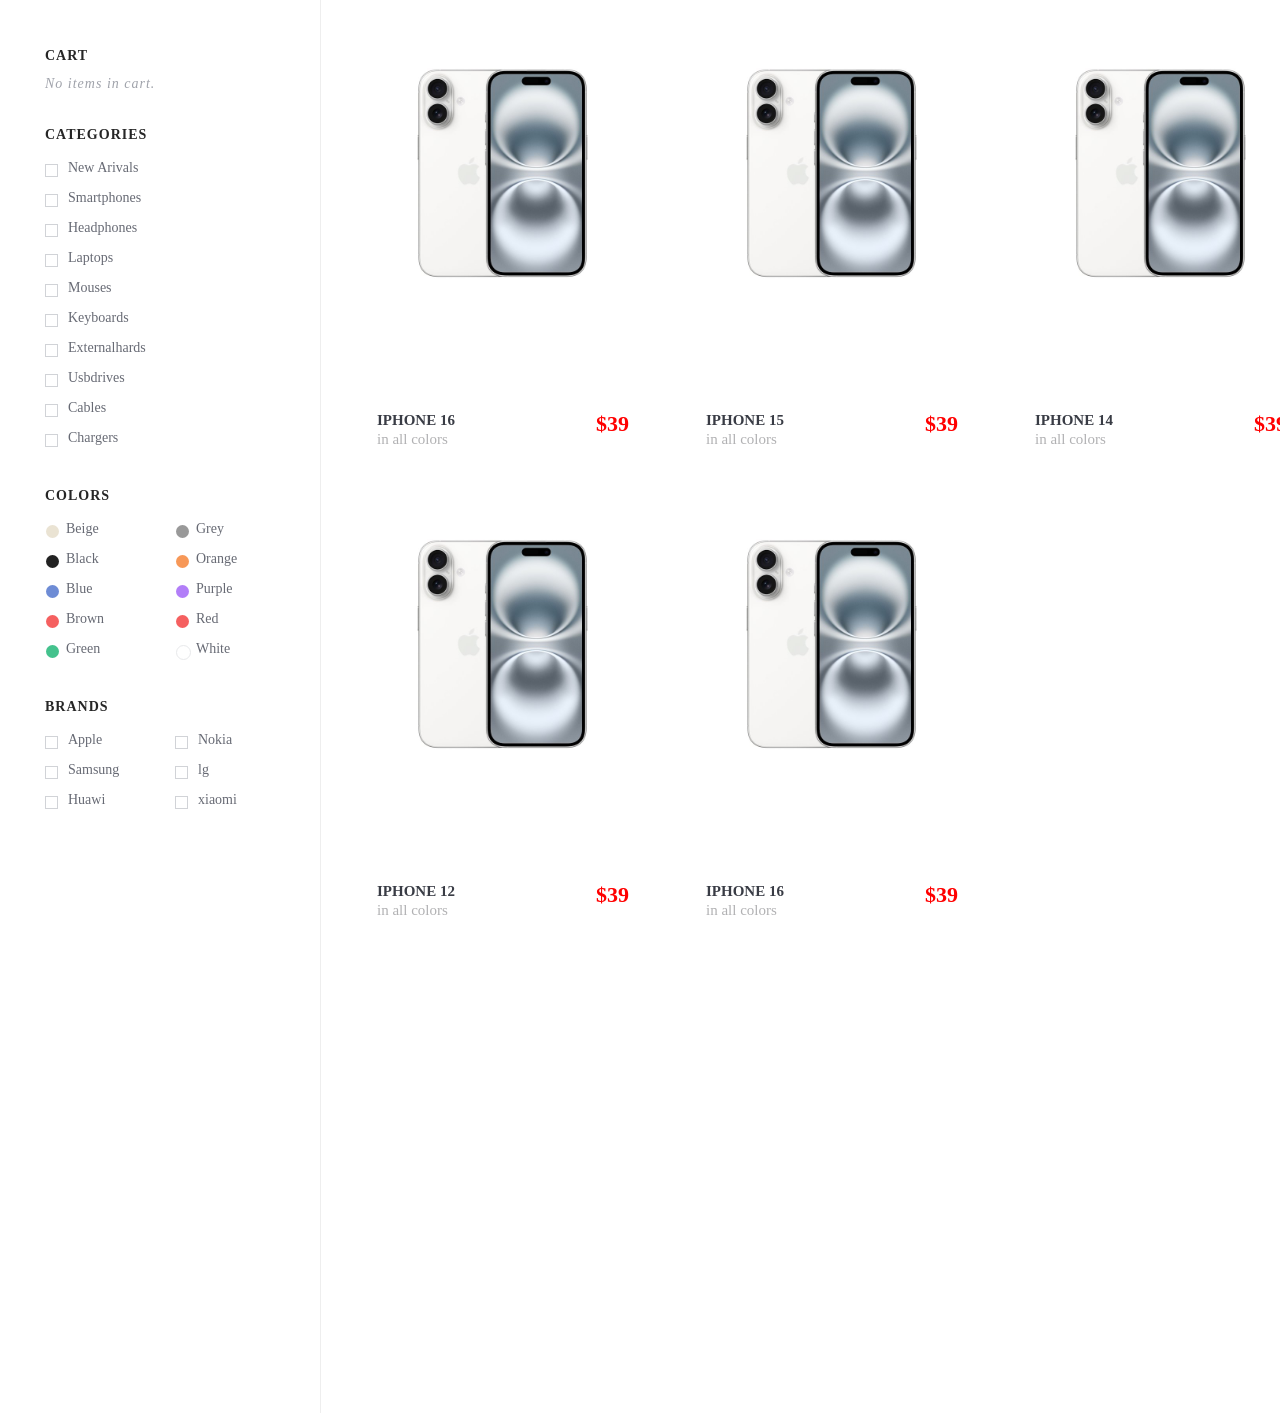
<file: cart/index.html>
<!DOCTYPE html>
<html lang="en">
  <head>
    <meta charset="UTF-8" />
    <title>sabad kharid</title>
    <link rel="stylesheet" href="style.css" />
  </head>
  <body>
    <div id="sidebar">
      <h3>CART</h3>
      <div id="cart">
        <span class="empty">No items in cart.</span>
      </div>

      <h3>CATEGORIES</h3>
      <div class="checklist categories">
        <ul>
          <li>
            <a href=""><span></span>New Arivals</a>
          </li>
          <li>
            <a href=""><span></span>Smartphones</a>
          </li>
          <li>
            <a href=""><span></span>Headphones</a>
          </li>
          <li>
            <a href=""><span></span>Laptops</a>
          </li>
          <li>
            <a href=""><span></span>Mouses</a>
          </li>
          <li>
            <a href=""><span></span>Keyboards</a>
          </li>
          <li>
            <a href=""><span></span>Externalhards</a>
          </li>
          <li>
            <a href=""><span></span>Usbdrives</a>
          </li>
          <li>
            <a href=""><span></span>Cables</a>
          </li>
          <li>
            <a href=""><span></span>Chargers</a>
          </li>
        </ul>
      </div>

      <h3>COLORS</h3>
      <div class="checklist colors">
        <ul>
          <li>
            <a href=""><span></span>Beige</a>
          </li>
          <li>
            <a href=""><span style="background: #222"></span>Black</a>
          </li>
          <li>
            <a href=""><span style="background: #6e8cd5"></span>Blue</a>
          </li>
          <li>
            <a href=""><span style="background: #f56060"></span>Brown</a>
          </li>
          <li>
            <a href=""><span style="background: #44c28d"></span>Green</a>
          </li>
        </ul>

        <ul>
          <li>
            <a href=""><span style="background: #999"></span>Grey</a>
          </li>
          <li>
            <a href=""><span style="background: #f79858"></span>Orange</a>
          </li>
          <li>
            <a href=""><span style="background: #b27ef8"></span>Purple</a>
          </li>
          <li>
            <a href=""><span style="background: #f56060"></span>Red</a>
          </li>
          <li>
            <a href=""
              ><span
                style="
                  background: #fff;
                  border: 1px solid #e8e9eb;
                  width: 13px;
                  height: 13px;
                "
              ></span
              >White</a
            >
          </li>
        </ul>
      </div>

      <h3>BRANDS</h3>
      <div class="checklist sizes">
        <ul>
          <li>
            <a href=""><span></span>Apple</a>
          </li>
          <li>
            <a href=""><span></span>Samsung</a>
          </li>
          <li>
            <a href=""><span></span>Huawi</a>
          </li>
        </ul>

        <ul>
          <li>
            <a href=""><span></span>Nokia</a>
          </li>
          <li>
            <a href=""><span></span>lg</a>
          </li>
          <li>
            <a href=""><span></span>xiaomi</a>
          </li>
        </ul>
      </div>
    </div>

    <div id="grid">
      <div class="product">
        <div class="make3D">
          <div class="product-front">
            <div class="shadow"></div>
            <img src="carousel pics/iphone16.jpg" alt="" />
            <div class="image_overlay"></div>
            <div class="add_to_cart">Add to cart</div>
            <div class="view_gallery">View more</div>
            <div class="stats">
              <div class="stats-container">
                <span class="product_price">$39</span>
                <span class="product_name">IPHONE 16</span>
                <p>in all colors</p>

                <div class="product-options">
                  <strong>SIZES</strong>
                  <span>normal, pro, promax, plus</span>
                  <strong>COLORS</strong>
                  <div class="colors">
                    <div class="c-blue"><span></span></div>
                    <div class="c-red"><span></span></div>
                    <div class="c-white"><span></span></div>
                    <div class="c-green"><span></span></div>
                  </div>
                </div>
              </div>
            </div>
          </div>

          <div class="product-back">
            <div class="shadow"></div>
            <div class="carousel">
              <ul class="carousel-container">
                <li><img src="carousel pics/iphone16 -2.jpg" alt="" /></li>
                <!-- <li><img src="carousel pics/iphone16s.jpg.jpg" alt="" /></li> -->
                <li>
                  <img
                    src="carousel pics/iphone-16-couleur 06.30.15.jpg"
                    alt=""
                  />
                </li>
              </ul>
              <div class="arrows-perspective">
                <div class="carouselPrev">
                  <div class="y"></div>
                  <div class="x"></div>
                </div>
                <div class="carouselNext">
                  <div class="y"></div>
                  <div class="x"></div>
                </div>
              </div>
            </div>
            <div class="flip-back">
              <div class="cy"></div>
              <div class="cx"></div>
            </div>
          </div>
        </div>
      </div>
      <div class="product">
        <div class="make3D">
          <div class="product-front">
            <div class="shadow"></div>
            <img src="carousel pics/iphone16.jpg" alt="" />
            <div class="image_overlay"></div>
            <div class="add_to_cart">Add to cart</div>
            <div class="view_gallery">View more</div>
            <div class="stats">
              <div class="stats-container">
                <span class="product_price">$39</span>
                <span class="product_name">IPHONE 15</span>
                <p>in all colors</p>

                <div class="product-options">
                  <strong>SIZES</strong>
                  <span>normal, pro, promax, plus</span>
                  <strong>COLORS</strong>
                  <div class="colors">
                    <div class="c-blue"><span></span></div>
                    <div class="c-red"><span></span></div>
                    <div class="c-white"><span></span></div>
                    <div class="c-green"><span></span></div>
                  </div>
                </div>
              </div>
            </div>
          </div>

          <div class="product-back">
            <div class="shadow"></div>
            <div class="carousel">
              <ul class="carousel-container">
                <li><img src="carousel pics/iphone16 -2.jpg" alt="" /></li>
                <!-- <li><img src="carousel pics/iphone16s.jpg.jpg" alt="" /></li> -->
                <li>
                  <img
                    src="carousel pics/iphone-16-couleur 06.30.15.jpg"
                    alt=""
                  />
                </li>
              </ul>
              <div class="arrows-perspective">
                <div class="carouselPrev">
                  <div class="y"></div>
                  <div class="x"></div>
                </div>
                <div class="carouselNext">
                  <div class="y"></div>
                  <div class="x"></div>
                </div>
              </div>
            </div>
            <div class="flip-back">
              <div class="cy"></div>
              <div class="cx"></div>
            </div>
          </div>
        </div>
      </div>

      <div class="product">
        <div class="make3D">
          <div class="product-front">
            <div class="shadow"></div>
            <img src="carousel pics/iphone16.jpg" alt="" />
            <div class="image_overlay"></div>
            <div class="add_to_cart">Add to cart</div>
            <div class="view_gallery">View more</div>
            <div class="stats">
              <div class="stats-container">
                <span class="product_price">$39</span>
                <span class="product_name">IPHONE 14</span>
                <p>in all colors</p>

                <div class="product-options">
                  <strong>SIZES</strong>
                  <span>normal, pro, promax, plus</span>
                  <strong>COLORS</strong>
                  <div class="colors">
                    <div class="c-blue"><span></span></div>
                    <div class="c-red"><span></span></div>
                    <div class="c-white"><span></span></div>
                    <div class="c-green"><span></span></div>
                  </div>
                </div>
              </div>
            </div>
          </div>

          <div class="product-back">
            <div class="shadow"></div>
            <div class="carousel">
              <ul class="carousel-container">
                <li><img src="carousel pics/iphone16 -2.jpg" alt="" /></li>
                <!-- <li><img src="carousel pics/iphone16s.jpg.jpg" alt="" /></li> -->
                <li>
                  <img
                    src="carousel pics/iphone-16-couleur 06.30.15.jpg"
                    alt=""
                  />
                </li>
              </ul>
              <div class="arrows-perspective">
                <div class="carouselPrev">
                  <div class="y"></div>
                  <div class="x"></div>
                </div>
                <div class="carouselNext">
                  <div class="y"></div>
                  <div class="x"></div>
                </div>
              </div>
            </div>
            <div class="flip-back">
              <div class="cy"></div>
              <div class="cx"></div>
            </div>
          </div>
        </div>
      </div>

      <div class="product">
        <div class="make3D">
          <div class="product-front">
            <div class="shadow"></div>
            <img src="carousel pics/iphone16.jpg" alt="" />
            <div class="image_overlay"></div>
            <div class="add_to_cart">Add to cart</div>
            <div class="view_gallery">View more</div>
            <div class="stats">
              <div class="stats-container">
                <span class="product_price">$39</span>
                <span class="product_name">IPHONE 13</span>
                <p>in all colors</p>

                <div class="product-options">
                  <strong>SIZES</strong>
                  <span>normal, pro, promax, plus</span>
                  <strong>COLORS</strong>
                  <div class="colors">
                    <div class="c-blue"><span></span></div>
                    <div class="c-red"><span></span></div>
                    <div class="c-white"><span></span></div>
                    <div class="c-green"><span></span></div>
                  </div>
                </div>
              </div>
            </div>
          </div>

          <div class="product-back">
            <div class="shadow"></div>
            <div class="carousel">
              <ul class="carousel-container">
                <li><img src="carousel pics/iphone16 -2.jpg" alt="" /></li>
                <!-- <li><img src="carousel pics/iphone16s.jpg.jpg" alt="" /></li> -->
                <li>
                  <img
                    src="carousel pics/iphone-16-couleur 06.30.15.jpg"
                    alt=""
                  />
                </li>
              </ul>
              <div class="arrows-perspective">
                <div class="carouselPrev">
                  <div class="y"></div>
                  <div class="x"></div>
                </div>
                <div class="carouselNext">
                  <div class="y"></div>
                  <div class="x"></div>
                </div>
              </div>
            </div>
            <div class="flip-back">
              <div class="cy"></div>
              <div class="cx"></div>
            </div>
          </div>
        </div>
      </div>

      <div class="product">
        <div class="make3D">
          <div class="product-front">
            <div class="shadow"></div>
            <img src="carousel pics/iphone16.jpg" alt="" />
            <div class="image_overlay"></div>
            <div class="add_to_cart">Add to cart</div>
            <div class="view_gallery">View more</div>
            <div class="stats">
              <div class="stats-container">
                <span class="product_price">$39</span>
                <span class="product_name">IPHONE 12</span>
                <p>in all colors</p>

                <div class="product-options">
                  <strong>SIZES</strong>
                  <span>normal, pro, promax, plus</span>
                  <strong>COLORS</strong>
                  <div class="colors">
                    <div class="c-blue"><span></span></div>
                    <div class="c-red"><span></span></div>
                    <div class="c-white"><span></span></div>
                    <div class="c-green"><span></span></div>
                  </div>
                </div>
              </div>
            </div>
          </div>

          <div class="product-back">
            <div class="shadow"></div>
            <div class="carousel">
              <ul class="carousel-container">
                <li><img src="carousel pics/iphone16 -2.jpg" alt="" /></li>
                <!-- <li><img src="carousel pics/iphone16s.jpg.jpg" alt="" /></li> -->
                <li>
                  <img
                    src="carousel pics/iphone-16-couleur 06.30.15.jpg"
                    alt=""
                  />
                </li>
              </ul>
              <div class="arrows-perspective">
                <div class="carouselPrev">
                  <div class="y"></div>
                  <div class="x"></div>
                </div>
                <div class="carouselNext">
                  <div class="y"></div>
                  <div class="x"></div>
                </div>
              </div>
            </div>
            <div class="flip-back">
              <div class="cy"></div>
              <div class="cx"></div>
            </div>
          </div>
        </div>
      </div>
      <div class="product">
        <div class="make3D">
          <div class="product-front">
            <div class="shadow"></div>
            <img src="carousel pics/iphone16.jpg" alt="" />
            <div class="image_overlay"></div>
            <div class="add_to_cart">Add to cart</div>
            <div class="view_gallery">View more</div>
            <div class="stats">
              <div class="stats-container">
                <span class="product_price">$39</span>
                <span class="product_name">IPHONE 16</span>
                <p>in all colors</p>

                <div class="product-options">
                  <strong>SIZES</strong>
                  <span>normal, pro, promax, plus</span>
                  <strong>COLORS</strong>
                  <div class="colors">
                    <div class="c-blue"><span></span></div>
                    <div class="c-red"><span></span></div>
                    <div class="c-white"><span></span></div>
                    <div class="c-green"><span></span></div>
                  </div>
                </div>
              </div>
            </div>
          </div>

          <div class="product-back">
            <div class="shadow"></div>
            <div class="carousel">
              <ul class="carousel-container">
                <li><img src="carousel pics/iphone16 -2.jpg" alt="" /></li>
                <!-- <li><img src="carousel pics/iphone16s.jpg.jpg" alt="" /></li> -->
                <li>
                  <img
                    src="carousel pics/iphone-16-couleur 06.30.15.jpg"
                    alt=""
                  />
                </li>
              </ul>
              <div class="arrows-perspective">
                <div class="carouselPrev">
                  <div class="y"></div>
                  <div class="x"></div>
                </div>
                <div class="carouselNext">
                  <div class="y"></div>
                  <div class="x"></div>
                </div>
              </div>
            </div>
            <div class="flip-back">
              <div class="cy"></div>
              <div class="cx"></div>
            </div>
          </div>
        </div>
      </div>
    </div>
    <script src="https://ajax.googleapis.com/ajax/libs/jquery/1.11.2/jquery.min.js"></script>
    <script src="script.js"></script>
  </body>
</html>
</file>
<file: cart/style.css>
* {
    margin: 0px;
    padding: 0px;
  }
  #grid {
    width: 150vh;
    position: absolute;
    left: 340px;
    height: 20vh;
    /* top: 180px; */
  }
  #sidebar {
    float: left;
    background: #fff;
    width: 275px;
    padding: 13px 0 0 45px;
    height: 1400px;
    border-right: 1px solid #eee;
  }
  #sidebar h3 {
    color: #262626;
    text-transform: uppercase;
    font-size: 14px;
    font-weight: 700;
    padding: 35px 0 10px 0;
    letter-spacing: 1px;
    clear: both;
  }
  #cart {
    padding: 0px;
  }
  #cart .empty {
    font-style: italic;
    color: #a0a3ab;
    font-size: 14px;
    letter-spacing: 1px;
  }
  #sidebar .checklist {
    padding: 0;
  }
  
  .checklist ul li {
    font-size: 14px;
    font-weight: 400;
    list-style: none;
    padding: 7px 0 7px 23px;
  }
  .checklist li span {
    float: left;
    width: 11px;
    height: 11px;
    margin-left: -23px;
    margin-top: 4px;
    border: 1px solid #d1d3d7;
    position: relative;
  }
  .sizes li span,
  .categories .sizes li {
    -webkit-transition: all 300ms ease-out;
    -moz-transition: all 300ms ease-out;
    -ms-transition: all 300ms ease-out;
    -o-transition: all 300ms ease-out;
    transition: all 300ms ease-out;
  }
  .checklist li a {
    color: #676a74;
    text-decoration: none;
    -webkit-transition: all 300ms ease-out;
    -moz-transition: all 300ms ease-out;
    -ms-transition: all 300ms ease-out;
    -o-transition: all 300ms ease-out;
    transition: all 300ms ease-out;
  }
  .checklist li a:hover {
    color: #222;
    -webkit-transition: all 300ms ease-out;
    -moz-transition: all 300ms ease-out;
    -ms-transition: all 300ms ease-out;
    -o-transition: all 300ms ease-out;
    transition: all 300ms ease-out;
  }
  .checklist a:hover span {
    border-color: #a6aab3;
  }
  .sizes a:hover span,
  .categories a:hover span {
    border-color: #a6aab3;
    -webkit-transition: all 300ms ease-out;
    -moz-transition: all 300ms ease-out;
    -ms-transition: all 300ms ease-out;
    -o-transition: all 300ms ease-out;
    transition: all 300ms ease-out;
  }
  .checklist a span span {
    border: none;
    margin: 0;
    float: none;
    position: absolute;
    top: 0;
    left: 0;
  }
  .checklist a .x {
    display: block;
    width: 0;
    height: 2px;
    background: red;
    top: 6px;
    left: 2px;
    -ms-transform: rotate(45deg);
    -webkit-transform: rotate(45deg);
    transform: rotate(45deg);
    -webkit-transition: all 50ms ease-out;
  }
  .checklist a .x.animate {
    width: 4px;
    -webkit-transition: all 100ms ease-in;
    -moz-transition: all 100ms ease-in;
    -ms-transition: all 100ms ease-in;
    -o-transition: all 100ms ease-in;
    transition: all 100ms ease-in;
  }
  .checklist a .y {
    display: block;
    width: 0px;
    height: 2px;
    background: red;
    top: 4px;
    left: 3px;
    -ms-transform: rotate(13deg);
    -webkit-transform: rotate(135deg);
    transform: rotate(135deg);
    -webkit-transition: all 50ms ease-out;
  }
  .checklist a .y.animate {
    width: 8px;
    -webkit-transition: all 100ms ease-out;
    -moz-transition: all 100ms ease-out;
    -ms-transition: all 100ms ease-out;
    -o-transition: all 100ms ease-out;
    transition: all 100ms ease-out;
  }
  .checklist .checked span {
    border-color: #8d939f;
  }
  .colors ul,
  .sizes ul {
    float: left;
    width: 130px;
  }
  .colors ul li {
    padding-left: 21px;
  }
  .colors a span {
    border: none;
    position: relative;
    border-radius: 100%;
    background-color: #eae3d3;
    width: 13px;
    height: 13px;
    margin-left: -20px;
  }
  .colors a:hover span {
    width: 15px;
    height: 15px;
    margin-top: 3px;
    margin-left: -21px;
  }
  #sidebar img {
    margin-top: 6px;
  }
  
  .product {
    position: relative;
    perspective: 800px;
    width: 306px;
    height: 471px;
    transform-style: preserve-3d;
    transition: transform 5s;
    float: left;
    margin-right: 23px;
    -webkit-transition: width 500ms ease-in-out;
    -moz-transition: width 500ms ease-in-out;
    -ms-transition: width 500ms ease-in-out;
    -o-transition: width 500ms ease-in-out;
    transition: width 500ms ease-in-out;
  }
  .product-front img {
    width: 100%;
  }
  .product-front,
  .product-back {
    width: 315px;
    height: 480px;
    background: #fff;
    position: absolute;
    left: -5px;
    top: -5px;
    -webkit-transition: all 100ms ease-out;
    -moz-transition: all 100ms ease-out;
    -o-transition: all 100ms ease-out;
    transition: all 100ms ease-out;
  }
  .product-back {
    display: none;
    transform: rotateY(180deg);
  }
  .make3D.animate .product-back,
  .make3D.animate .product-front,
  div.large .product-back {
    top: 0px;
    left: 0px;
    -webkit-transition: all 100ms ease-out;
    -moz-transition: all 100ms ease-out;
    -o-transition: all 100ms ease-out;
    transition: all 100ms ease-out;
  }
  .make3D {
    width: 305px;
    height: 450px;
    position: absolute;
    top: 10px;
    left: 10px;
    overflow: hidden;
    transform-style: preserve-3d;
    -webkit-transition: 100ms ease-out;
    -moz-transition: 100ms ease-out;
    -o-transition: 100ms ease-out;
    transition: 100ms ease-out;
  }
  div.make3D.flip-10 {
    -webkit-transform: rotateY(-10deg);
    -moz-transform: rotateY(-10deg);
    -o-transform: rotateY(-10deg);
    transform: rotateY(-10deg);
    transition: 50ms ease-out;
  }
  div.make3D.flip90 {
    -webkit-transform: rotateY(90deg);
    -moz-transform: rotateY(90deg);
    -o-transform: rotateY(90deg);
    transform: rotateY(90deg);
    transition: 100ms ease-in;
  }
  div.make3D.flip190 {
    -webkit-transform: rotateY(190deg);
    -moz-transform: rotateY(190deg);
    -o-transform: rotateY(190deg);
    transform: rotateY(190deg);
    transition: 100ms ease-out;
  }
  div.make3D.flip180 {
    -webkit-transform: rotateY(180deg);
    -moz-transform: rotateY(180deg);
    -o-transform: rotateY(180deg);
    transform: rotateY(180deg);
    transition: 150ms ease-out;
  }
  .make3D.animate {
    top: 5px;
    left: 5px;
    width: 315px;
    height: 480px;
    box-shadow: 0px 5px 31px -1px rgba(0, 0, 0, 0.15);
    -webkit-transition: 100ms ease-out;
    -moz-transition: 100ms ease-out;
    -o-transition: 100ms ease-out;
    transition: 100ms ease-out;
  }
  div.large .make3D {
    top: 0;
    left: 0;
    width: 315px;
    height: 480px;
    -webkit-transition: 300ms ease-out;
    -moz-transition: 300ms ease-out;
    -o-transition: 300ms ease-out;
    transition: 300ms ease-out;
  }
  .large div.make3D {
    box-shadow: 0px 5px 31px -1px rgba(0, 0, 0, 0);
  }
  .large div.flip-back {
    display: none;
  }
  .stats-container {
    background: #fff;
    position: absolute;
    top: 382px;
    left: 0;
    width: 252px;
    height: 300px;
    padding: 24px 40px 35px 32px;
    -webkit-transition: all 200ms ease-out;
    -moz-transition: all 200ms ease-out;
    -o-transition: all 200ms ease-out;
    transition: all 200ms ease-out;
  }
  .make3D.animate .stats-container {
    top: 265px;
    -webkit-transition: all 200ms ease-out;
    -moz-transition: all 200ms ease-out;
    -o-transition: all 200ms ease-out;
    transition: all 200ms ease-out;
  }
  .stats-container .product_name {
    font-size: 15px;
    color: #393c45;
    font-weight: 700;
  }
  .stats-container p {
    font-size: 15px;
    color: #b1b1b3;
    padding: 2px 0 20px 0;
  }
  .stats-container .product_price {
    float: right;
    color: red;
    font-size: 22px;
    font-weight: 600;
  }
  .image_overlay {
    position: absolute;
    top: 0;
    left: 0;
    width: 100%;
    height: 100%;
    background: red;
    opacity: 0;
  }
  .make3D.animate .image_overlay {
    opacity: 0.7;
    -webkit-transition: all 200ms ease-out;
    -moz-transition: all 200ms ease-out;
    -o-transition: all 200ms ease-out;
    transition: all 200ms ease-out;
  }
  .product-options {
    padding: 0;
  }
  .product-options strong {
    font-weight: 700;
    color: #393c45;
    font-size: 14px;
  }
  .product-options span {
    color: #969699;
    font-size: 14px;
    display: block;
    margin-bottom: 8px;
  }
  .add_to_cart {
    position: absolute;
    top: 80px;
    left: 50%;
    width: 152px;
    font-size: 15px;
    margin-left: -78px;
    border: 2px solid #fff;
    color: #fff;
    text-align: center;
    text-transform: uppercase;
    font-weight: 700;
    padding: 10px 0;
    opacity: 0;
    -webkit-transition: all 200ms ease-out;
    -moz-transition: all 200ms ease-out;
    -o-transition: all 200ms ease-out;
    transition: all 200ms ease-out;
  }
  .add_to_cart:hover {
    background: #fff;
    color: black;
    cursor: pointer;
  }
  .make3D.animate .add_to_cart {
    opacity: 1;
    -webkit-transition: all 200ms ease-out;
    -moz-transition: all 200ms ease-out;
    -o-transition: all 200ms ease-out;
    transition: all 200ms ease-out;
  }
  .view_gallery {
    position: absolute;
    top: 144px;
    left: 50%;
    width: 152px;
    font-size: 15px;
    margin-left: -78px;
    border: 2px solid #fff;
    color: #fff;
    text-align: center;
    text-transform: uppercase;
    font-weight: 700;
    padding: 10px 0;
    opacity: 0;
    -webkit-transition: all 200ms ease-out;
    -moz-transition: all 200ms ease-out;
    -o-transition: all 200ms ease-out;
    transition: all 200ms ease-out;
  }
  .view_gallery:hover {
    background: #fff;
    color: black;
    cursor: pointer;
  }
  .make3D.animate .view_gallery {
    opacity: 1;
    -webkit-transition: all 200ms ease-out;
    -moz-transition: all 200ms ease-out;
    -o-transition: all 200ms ease-out;
    transition: all 200ms ease-out;
  }
  div.colors div {
    margin-top: 3px;
    width: 15px;
    height: 15px;
    margin-right: 5px;
    float: left;
  }
  div.colors div span {
    width: 15px;
    height: 15px;
    display: block;
    border-radius: 50%;
  }
  div.colors div span:hover {
    width: 17px;
    height: 17px;
    margin: -1px 0 0 -1px;
  }
  div.c-blue span {
    background: #6e8cd5;
  }
  div.c-red span {
    background: #f56060;
  }
  div.c-green span {
    background: #44c28d;
  }
  div.c-white span {
    background: #fff;
    width: 14px;
    height: 14px;
    border: 1px solid #e8e9eb;
  }
  div.shadow {
    width: 335px;
    height: 520px;
    opacity: 0;
    position: absolute;
    top: 0;
    left: 0;
    z-index: 3;
    display: none;
    background: -webkit-linear-gradient(
      left,
      rgba(0, 0, 0, 0.1),
      rgba(0, 0, 0, 0.2)
    );
    background: -o-linear-gradient(right, rgba(0, 0, 0, 0.1), rgba(0, 0, 0, 0.2));
    background: -moz-linear-gradient(
      right,
      rgba(0, 0, 0, 0.1),
      rgba(0, 0, 0, 0.2)
    );
    background: linear-gradient(to right, rgba(0, 0, 0, 0.1), rgba(0, 0, 0, 0.2));
  }
  .product-back div.shadow {
    z-index: 10;
    opacity: 1;
    background: -webkit-linear-gradient(
      left,
      rgba(0, 0, 0, 0.2),
      rgba(0, 0, 0, 0.1)
    );
    background: -o-linear-gradient(right, rgba(0, 0, 0, 0.2), rgba(0, 0, 0, 0.1));
    background: -moz-linear-gradient(
      right,
      rgba(0, 0, 0, 0.2),
      rgba(0, 0, 0, 0.1)
    );
    background: linear-gradient(to right, rgba(0, 0, 0, 0.2), rgba(0, 0, 0, 0.1));
  }
  .flip-back {
    position: absolute;
    top: 20px;
    right: 20px;
    width: 30px;
    height: 30px;
    cursor: pointer;
  }
  .cx,
  .cy {
    background: #d2d5dc;
    position: absolute;
    width: 0px;
    top: 15px;
    right: 15px;
    height: 3px;
    -webkit-transition: all 250ms ease-in-out;
    -moz-transition: all 250ms ease-in-out;
    -ms-transition: all 250ms ease-in-out;
    -o-transition: all 250ms ease-in-out;
    transition: all 250ms ease-in-out;
  }
  .flip-back:hover .cx,
  .flip-back:hover .cy {
    background: #979ca7;
    -webkit-transition: all 250ms ease-in-out;
    -moz-transition: all 250ms ease-in-out;
    -ms-transition: all 250ms ease-in-out;
    -o-transition: all 250ms ease-in-out;
    transition: all 250ms ease-in-out;
  }
  .cx.s1,
  .cy.s1 {
    right: 0;
    width: 30px;
    -webkit-transition: all 100ms ease-out;
    -moz-transition: all 100ms ease-out;
    -ms-transition: all 100ms ease-out;
    -o-transition: all 100ms ease-out;
    transition: all 100ms ease-out;
  }
  .cy.s2 {
    -ms-transform: rotate(50deg);
    -webkit-transform: rotate(50deg);
    transform: rotate(50deg);
    -webkit-transition: all 100ms ease-out;
    -moz-transition: all 100ms ease-out;
    -ms-transition: all 100ms ease-out;
    -o-transition: all 100ms ease-out;
    transition: all 100ms ease-out;
  }
  .cy.s3 {
    -ms-transform: rotate(45deg);
    -webkit-transform: rotate(45deg);
    transform: rotate(45deg);
    -webkit-transition: all 100ms ease-out;
    -moz-transition: all 100ms ease-out;
    -ms-transition: all 100ms ease-out;
    -o-transition: all 100ms ease-out;
    transition: all 100ms ease-out;
  }
  .cx.s1 {
    right: 0;
    width: 30px;
    -webkit-transition: all 100ms ease-out;
    -moz-transition: all 100ms ease-out;
    -ms-transition: all 100ms ease-out;
    -o-transition: all 100ms ease-out;
    transition: all 100ms ease-out;
  }
  .cx.s2 {
    -ms-transform: rotate(140deg);
    -webkit-transform: rotate(140deg);
    transform: rotate(140deg);
    -webkit-transition: all 100ms ease-out;
    -moz-transition: all 100ms ease-out;
    -ms-transition: all 100ease-out;
    -o-transition: all 100ms ease-out;
    transition: all 100ms ease-out;
  }
  .cx.s3 {
    -ms-transform: rotate(135deg);
    -webkit-transform: rotate(135deg);
    transform: rotate(135deg);
    -webkit-transition: all 100ease-out;
    -moz-transition: all 100ms ease-out;
    -ms-transition: all 100ms ease-out;
    -o-transition: all 100ms ease-out;
    transition: all 100ms ease-out;
  }
  .carousel {
    width: 315px;
    height: 500px;
    overflow: hidden;
    position: relative;
  }
  .carousel ul {
    position: absolute;
    top: 0;
    left: 0;
  }
  .carousel li {
    width: 315px;
    height: 500px;
    float: left;
    overflow: hidden;
  }
  .carousel img {
    margin-top: -22px;
    width: 110%;
  }
  .arrows-perspective {
    width: 315px;
    height: 55px;
    position: absolute;
    top: 218px;
    transform-style: preserve-3d;
    transition: transform 5s;
    perspective: 335px;
  }
  .carouselPrev,
  .carouselNext {
    width: 50px;
    height: 55px;
    background: #ccc;
    position: absolute;
    top: 0;
    transition: all 200ms ease-out;
    opacity: 0.9;
    cursor: pointer;
  }
  .carouselNext {
    top: 0;
    right: -26px;
    -webkit-transform: rotateY(-117deg);
    -moz-transform: rotateY(-117deg);
    -o-transform: rotateY(-117deg);
    transform: rotateY(-117deg);
    transition: all 200ms ease-out;
  }
  .carouselNext.visible {
    right: 0;
    opacity: 0.8;
    background: #fff;
    -webkit-transform: rotateY(0deg);
    -moz-transform: rotateY(0deg);
    -o-transform: rotateY(0deg);
    transform: rotateY(0deg);
    transition: all 200ms ease-out;
  }
  .carouselPrev {
    left: -26px;
    top: 0;
    -webkit-transform: rotateY(117deg);
    -moz-transform: rotateY(117deg);
    -o-transform: rotateY(117deg);
    transform: rotateY(117deg);
    transition: all 200ms ease-out;
  }
  .carouselPrev.visible {
    left: 0;
    opacity: 0.8;
    background: #fff;
    -webkit-transform: rotateY(0deg);
    -moz-transform: rotateY(0deg);
    -o-transform: rotateY(0deg);
    transform: rotateY(0deg);
    transition: all 200ms ease-out;
  }
  .carousel .x,
  .carousel .y {
    height: 2px;
    width: 15px;
    background: black;
    position: absolute;
    top: 31px;
    left: 17px;
    -ms-transform: rotate(45deg);
    -webkit-transform: rotate(45deg);
    transform: rotate(45deg);
  }
  .carousel .x {
    -ms-transform: rotate(135deg);
    -webkit-transform: rotate(135deg);
    transform: rotate(135deg);
    top: 21px;
  }
  .carousel .carouselNext .x {
    -ms-transform: rotate(45deg);
    -webkit-transform: rotate(45deg);
    transform: rotate(45deg);
  }
  .carousel .carouselNext .y {
    -ms-transform: rotate(135deg);
    -webkit-transform: rotate(135deg);
    transform: rotate(135deg);
  }
  div.floating-cart {
    position: absolute;
    top: 0;
    left: 0;
    width: 315px;
    height: 480px;
    background: #fff;
    z-index: 200;
    overflow: hidden;
    box-shadow: 0px 5px 31px -1px rgba(0, 0, 0, 0.15);
    display: none;
  }
  
  div.floating-cart .stats-container {
    display: none;
  }
  div.floating-cart .product-front {
    width: 100%;
    top: 0;
    left: 0;
  }
  div.floating-cart.moveToCart {
    left: 75px !important;
    top: 55px !important;
    width: 47px;
    height: 47px;
    -webkit-transition: all 800ms ease-in-out;
    -moz-transition: all 800ms ease-in-out;
    -ms-transition: all 800ms ease-in-out;
    -o-transition: all 800ms ease-in-out;
    transition: all 800ms ease-in-out;
  }
  body.MakeFloatingCart div.floating-cart.moveToCart {
    left: 90px !important;
    top: 140px !important;
    width: 21px;
    height: 22px;
    box-shadow: 0px 5px 31px -1px rgba(0, 0, 0, 0);
    -webkit-transition: all 200ms ease-out;
    -moz-transition: all 200ms ease-out;
    -ms-transition: all 200ms ease-out;
    -o-transition: all 200ms ease-out;
    transition: all 200ms ease-out;
  }
  div.cart-icon-top {
    position: absolute;
    background: #fff
      url("https://s3-us-west-2.amazonaws.com/s.cdpn.io/245657/cart.png") 0 -3px no-repeat;
    margin: 0;
    width: 21px;
    height: 3px;
    z-index: 1;
    top: 140px;
    left: 90px;
  }
  div.cart-icon-bottom {
    position: absolute;
    background: #fff
      url("https://s3-us-west-2.amazonaws.com/s.cdpn.io/245657/cart.png") 0 -3px no-repeat;
    margin: 0;
    width: 21px;
    height: 19px;
    z-index: 1;
    top: 143px;
    left: 90px;
  }
  body.MakeFloatingCart div.cart-icon-top {
    z-index: 30;
  }
  body.MakeFloatingCart div.cart-icon-bottom {
    z-index: 300;
  }
  .cart-item {
    padding: 11px 0 5px 110px;
    height: 62px;
    width: 210px;
    margin-left: -45px;
    position: relative;
    background: #fff;
    -webkit-transition: all 1000ms ease-out;
    -moz-transition: all 1000ms ease-out;
    -ms-transition: all 1000ms ease-out;
    -o-transition: all 1000ms ease-out;
    transition: all 1000ms ease-out;
  }
  .cart-item.flash {
    background: #fffeb0;
  }
  .cart-item-border {
    position: absolute;
    bottom: 0;
    left: 45px;
    background: #edeff0;
    height: 1px;
    width: 230px;
  }
  .cart-item .img-wrap {
    width: 50px;
    height: 50px;
    overflow: hidden;
    border: 1px solid #edeff0;
    float: left;
    margin-left: -65px;
  }
  .cart-item img {
    width: 100%;
    position: relative;
    top: -10px;
  }
  .cart-item strong {
    color: red;
    font-size: 16px;
  }
  .cart-item span {
    color: #393c45;
    display: block;
    font-size: 14px;
  }
  
  .cart-item .delete-item {
    background: url("https://s3-us-west-2.amazonaws.com/s.cdpn.io/245657/delete-item.png")
      0 0 no-repeat;
    width: 15px;
    height: 15px;
    float: right;
    margin-right: 18px;
    display: none;
  }
  .cart-item:hover .delete-item {
    display: block;
    cursor: pointer;
  }
  .product.large {
    width: 639px;
    margin-bottom: 25px;
    overflow: hidden;
    -webkit-transition: all 500ms ease-in-out;
    -moz-transition: all 500ms ease-in-out;
    -ms-transition: all 500ms ease-in-out;
    -o-transition: all 500ms ease-in-out;
    transition: all 500ms ease-in-out;
  }
  .floating-image-large {
    position: absolute;
    top: 0;
    left: 0;
    width: 100%;
  }
  .credit {
    background: #fff;
    padding: 12px;
    font-size: 9pt;
    text-align: center;
    color: #333;
    margin-top: 40px;
  }
  .credit span:before {
    font-family: FontAwesome;
    color: #e41b17;
    content: "\f004";
  }
  .credit a {
    color: #333;
    text-decoration: none;
  }
  .credit a:hover {
    color: red;
  }
  .credit a:hover:after {
    font-family: FontAwesome;
    content: "\f08e";
    font-size: 9pt;
    position: absolute;
    margin: 3px;
  }
</file>
